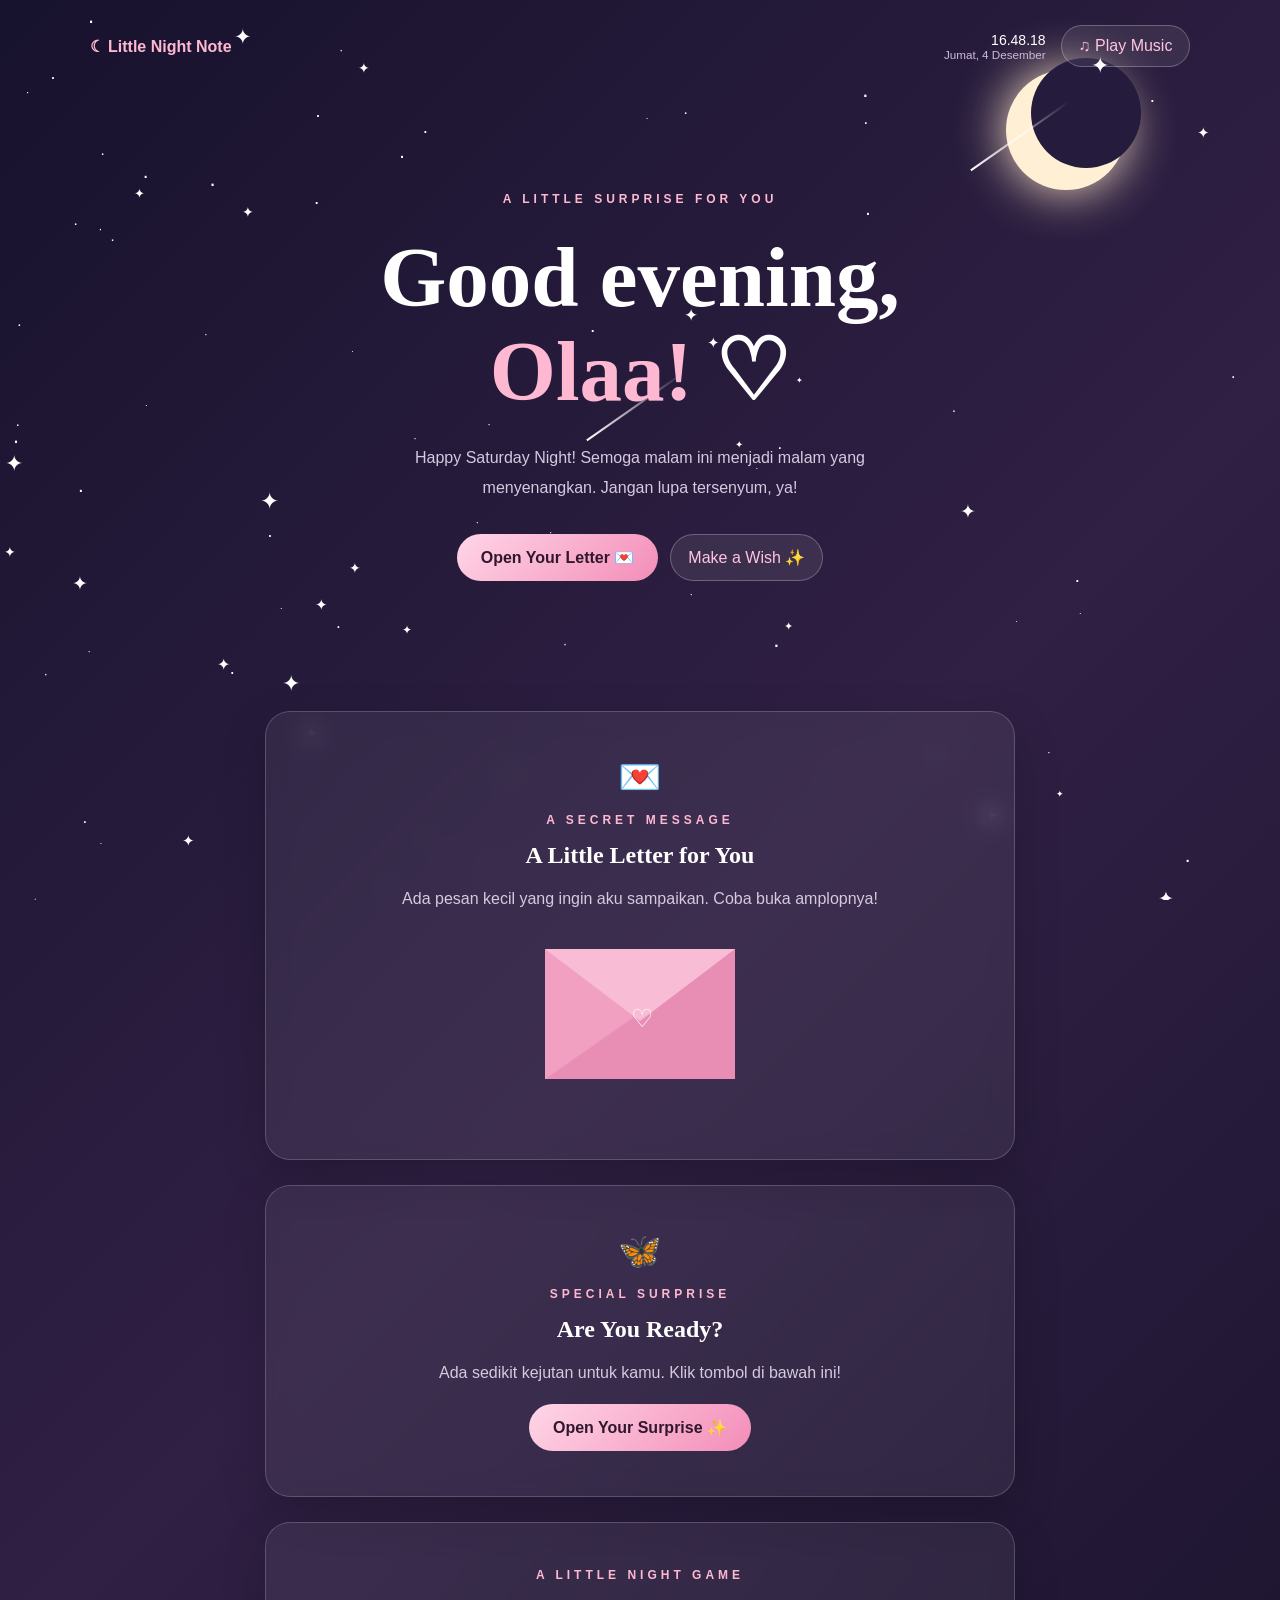
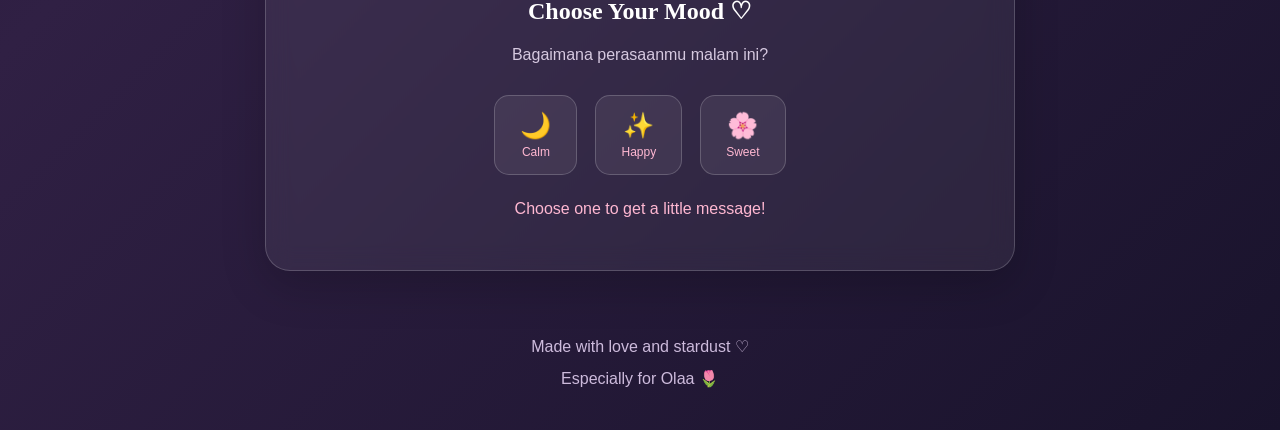
<file: website fajri/ucapan-malam/index.html>
<!DOCTYPE html>
<html lang="id">
<head>
    <meta charset="UTF-8">
    <meta name="viewport" content="width=device-width, initial-scale=1.0">
    <title>Good Evening, Olaa! ♡</title>
    <link rel="stylesheet" href="style.css">
</head>
<body>

    <div class="sky">
        <div class="moon"></div>
        <div id="stars"></div>
        <div id="falling"></div>
        <div class="meteor"></div>
        <div class="meteor second"></div>
    </div>

    <header>
        <div class="logo">☾ Little Night Note</div>

        <div class="header-right">
            <div class="clock">
                <span id="clock">00:00:00</span>
                <small id="date"></small>
            </div>

            <button id="musicBtn">♫ Play Music</button>
        </div>
    </header>

    <main>

        <!-- PEMBUKA -->
        <section class="hero">
            <p class="subtitle">A LITTLE SURPRISE FOR YOU</p>

            <h1>
                Good evening,<br>
                <span>Olaa!</span> ♡
            </h1>

            <p class="description">
                Happy Saturday Night!
                Semoga malam ini menjadi malam yang menyenangkan.
                Jangan lupa tersenyum, ya!
            </p>

            <div class="buttons">
                <a href="#letter" class="primary">Open Your Letter 💌</a>
                <button id="wishBtn" class="secondary">
                    Make a Wish ✨
                </button>
            </div>

            <p id="wishMessage"></p>
        </section>

        <!-- SURAT RAHASIA -->
        <section class="card" id="letter">

            <div class="icon">💌</div>

            <p class="subtitle">A SECRET MESSAGE</p>
            <h2>A Little Letter for You</h2>

            <p class="description">
                Ada pesan kecil yang ingin aku sampaikan.
                Coba buka amplopnya!
            </p>

            <button id="envelope" class="envelope">
                <div class="letter-paper">
                    <b>For Olaa ♡</b>
                    <small>Open me</small>
                </div>

                <div class="envelope-back"></div>
                <div class="envelope-flap"></div>
                <div class="envelope-front"></div>
                <div class="seal">♡</div>
            </button>

            <div id="letterMessage" class="hidden letter-message">
                <h3>Hey, Olaa! 🌷</h3>

                <p>
                    Just a little reminder,
                    jangan terlalu keras sama diri sendiri.
                    Kamu juga berhak untuk beristirahat.
                </p>

                <p>
                    Semoga malam minggumu menyenangkan.
                    Jangan lupa makan, jangan terlalu sering begadang,
                    dan selalu jaga kesehatan.
                </p>

                <p>
                    Have a wonderful night, Olaa! ♡
                </p>
            </div>

        </section>

        <!-- KEJUTAN -->
        <section class="card">

            <div class="icon">🦋</div>

            <p class="subtitle">SPECIAL SURPRISE</p>

            <h2>Are You Ready?</h2>

            <p class="description">
                Ada sedikit kejutan untuk kamu.
                Klik tombol di bawah ini!
            </p>

            <button id="surpriseBtn" class="primary">
                Open Your Surprise ✨
            </button>

            <div id="surpriseMessage" class="hidden surprise">
                <div class="big-heart">💗</div>

                <h2>You Are Amazing!</h2>

                <p>
                    Semoga kebahagiaan selalu menyertaimu.
                    Keep smiling, Olaa!
                    You deserve all the beautiful things.
                </p>
            </div>

        </section>

        <!-- MINI GAME -->
        <section class="card">

            <p class="subtitle">A LITTLE NIGHT GAME</p>

            <h2>Choose Your Mood ♡</h2>

            <p class="description">
                Bagaimana perasaanmu malam ini?
            </p>

            <div class="mood-buttons">
                <button data-mood="calm">🌙<small>Calm</small></button>
                <button data-mood="happy">✨<small>Happy</small></button>
                <button data-mood="sweet">🌸<small>Sweet</small></button>
            </div>

            <p id="moodMessage">
                Choose one to get a little message!
            </p>

        </section>

    </main>

    <footer>
        Made with love and stardust ♡<br>
        Especially for Olaa 🌷
    </footer>

    <audio id="music" src="music.mp3" loop></audio>

    <script src="script.js"></script>
</body>
</html>
</file>
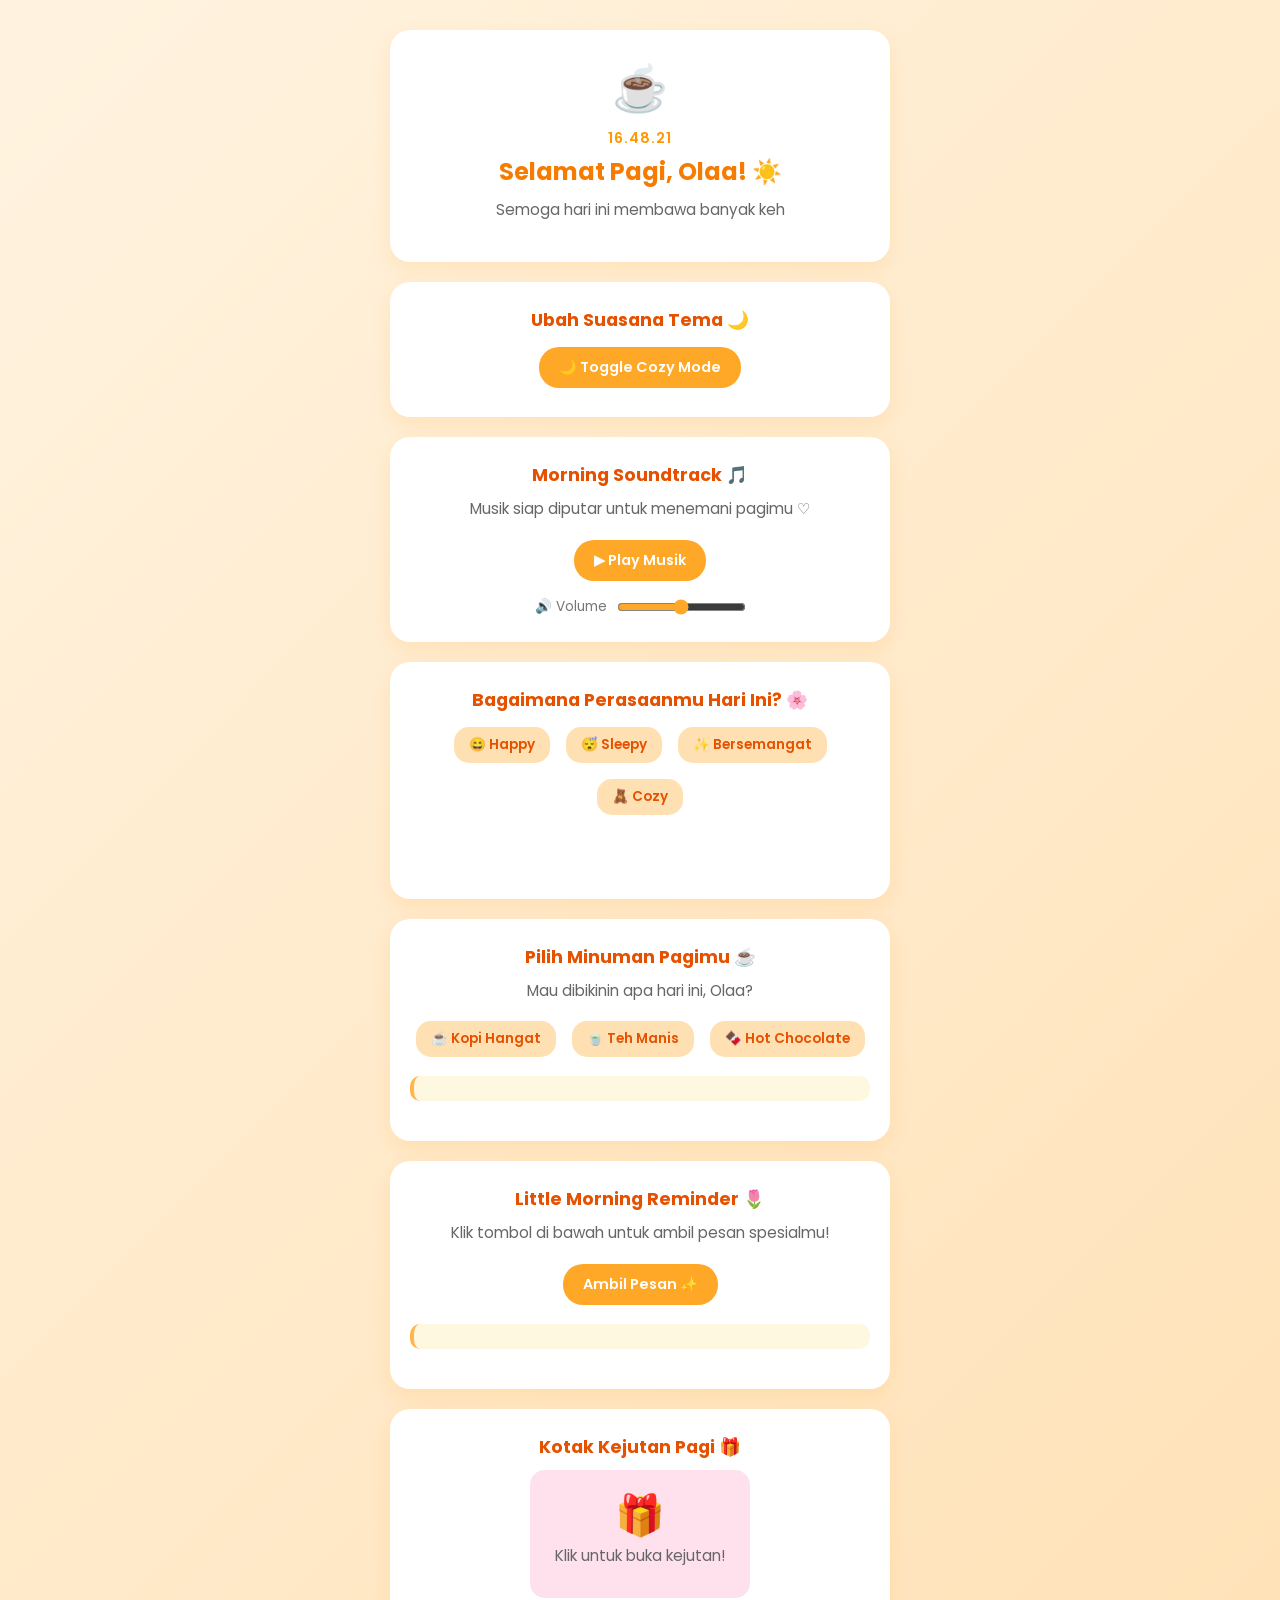
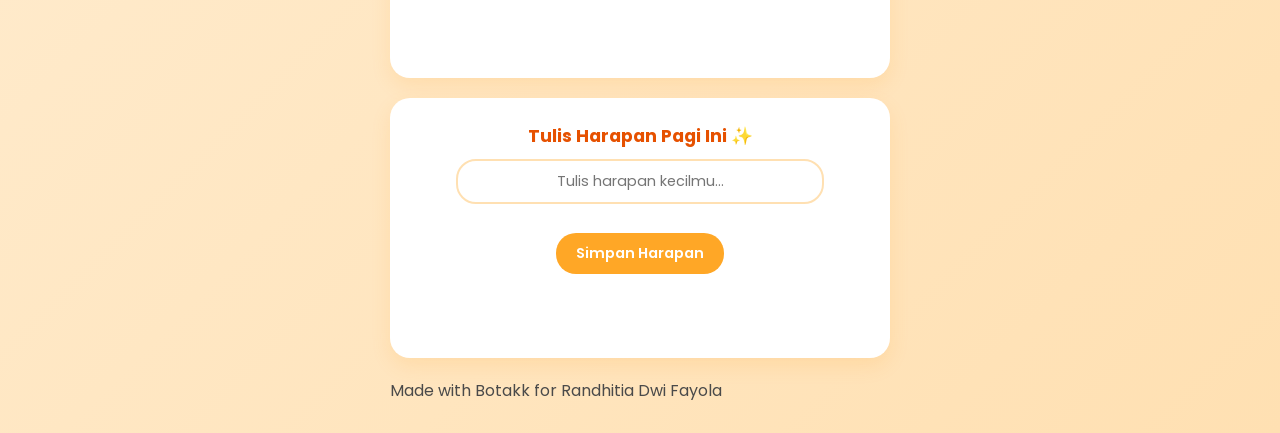
<file: website fajri/ucapan-pagi/index.html>
<!DOCTYPE html>
<html lang="id">
<head>
    <meta charset="UTF-8">
    <meta name="viewport" content="width=device-width, initial-scale=1.0">
    <title>Good Morning, Olaa! ☀️</title>
    <link rel="stylesheet" href="style.css">
    <link href="https://fonts.googleapis.com/css2?family=Poppins:wght@300;400;600&display=swap" rel="stylesheet">
</head>
<body>

    <div class="main-container">
        
        <!-- HEADER & JAM DIGITAL -->
        <header class="card">
            <div class="morning-icon">☕</div>
            <div id="liveClock" class="clock">00:00:00</div>
            <h1>Selamat Pagi, Olaa! ☀️</h1>
            <p id="typingMessage" class="message"></p>
        </header>
 <!-- TOGGLE COZY / DARK MODE -->
        <section class="card">
            <h2>Ubah Suasana Tema 🌙</h2>
            <button class="action-btn" onclick="toggleCozyMode()">🌙 Toggle Cozy Mode</button>
        </section>
        <!-- PEMUTAR MUSIK LATAR -->
        <section class="card music-card">
            <h2>Morning Soundtrack 🎵</h2>
            <p id="musicStatus">Musik siap diputar untuk menemani pagimu ♡</p>
            <div class="music-controls">
                <button id="musicBtn" class="action-btn" type="button">▶ Play Musik</button>
            </div>
            <div class="volume-control">
                <label for="musicVolume">🔊 Volume</label>
                <input type="range" id="musicVolume" min="0" max="1" step="0.01" value="0.5">
            </div>
            <audio id="bgMusic" loop preload="metadata">
                <source src="music.mp3" type="audio/mpeg">
            </audio>
        </section>

        <!-- MOOD TRACKER -->
        <section class="card">
            <h2>Bagaimana Perasaanmu Hari Ini? 🌸</h2>
            <div class="mood-buttons">
                <button onclick="selectMood('happy')">😄 Happy</button>
                <button onclick="selectMood('sleepy')">😴 Sleepy</button>
                <button onclick="selectMood('excited')">✨ Bersemangat</button>
                <button onclick="selectMood('cozy')">🧸 Cozy</button>
            </div>
            <p id="moodResponse" class="result-text"></p>
        </section>

        <!-- RACIK MINUMAN VIRTUAL -->
        <section class="card">
            <h2>Pilih Minuman Pagimu ☕</h2>
            <p>Mau dibikinin apa hari ini, Olaa?</p>
            <div class="mood-buttons">
                <button onclick="makeCoffee('kopi')">☕ Kopi Hangat</button>
                <button onclick="makeCoffee('teh')">🍵 Teh Manis</button>
                <button onclick="makeCoffee('coklat')">🍫 Hot Chocolate</button>
            </div>
            <p id="coffeeResult" class="result-text highlight"></p>
        </section>

        <!-- KARTU SEMANGAT / COMPLIMENT GENERATOR -->
        <section class="card">
            <h2>Little Morning Reminder 🌷</h2>
            <p>Klik tombol di bawah untuk ambil pesan spesialmu!</p>
            <button class="action-btn" onclick="randomCompliment()">Ambil Pesan ✨</button>
            <p id="complimentResult" class="result-text highlight"></p>
        </section>

        <!-- KOTAK KEJUTAN MISTERI -->
        <section class="card">
            <h2>Kotak Kejutan Pagi 🎁</h2>
            <div class="surprise-box" onclick="openSurprise()">
                <span id="surpriseIcon">🎁</span>
                <p>Klik untuk buka kejutan!</p>
            </div>
            <p id="surpriseMessage" class="result-text"></p>
        </section>

        <!-- KIRIM HARAPAN -->
        <section class="card">
            <h2>Tulis Harapan Pagi Ini ✨</h2>
            <input type="text" id="userWishInput" placeholder="Tulis harapan kecilmu..." />
            <br><br>
            <button class="action-btn" onclick="saveWish()">Simpan Harapan</button>
            <p id="wishOutput" class="result-text"></p>
        </section>
            <footer>Made with <span>Botakk</span> for Randhitia Dwi Fayola</footer>
  </main>

    </div>

    <script src="script.js"></script>
</body>
</html>
</file>
<file: website fajri/ucapan-malam/style.css>
* {
    margin: 0;
    padding: 0;
    box-sizing: border-box;
}

body {
    font-family: 'Segoe UI', sans-serif;
    background: linear-gradient(
        135deg,
        #17122d,
        #302044,
        #19132c
    );
    color: white;
    min-height: 100vh;
    overflow-x: hidden;
}

/* LANGIT MALAM */

.sky {
    position: fixed;
    inset: 0;
    overflow: hidden;
    pointer-events: none;
    z-index: -1;
}

.moon {
    position: absolute;
    top: 70px;
    right: 12%;
    width: 120px;
    height: 120px;
    border-radius: 50%;
    background: #fff0d5;
    box-shadow: 0 0 50px #ffe7c9;
}

.moon::after {
    content: "";
    position: absolute;
    top: -12px;
    left: 25px;
    width: 110px;
    height: 110px;
    border-radius: 50%;
    background: #251b3c;
}

.star {
    position: absolute;
    color: white;
    animation: twinkle 2s infinite alternate;
}

@keyframes twinkle {
    from { opacity: .2; }
    to { opacity: 1; }
}

/* HUJAN METEOR */

.meteor {
    position: absolute;
    top: 15%;
    left: 75%;
    width: 120px;
    height: 2px;
    background: linear-gradient(
        90deg,
        white,
        transparent
    );
    transform: rotate(-35deg);
    animation: shooting 7s infinite;
}

.meteor.second {
    top: 45%;
    left: 45%;
    animation-delay: 3s;
}

@keyframes shooting {
    0%, 75% {
        opacity: 0;
        transform: translate(0, 0) rotate(-35deg);
    }
    80% { opacity: 1; }
    100% {
        opacity: 0;
        transform: translate(-300px, 200px) rotate(-35deg);
    }
}

/* HEADER */

header {
    display: flex;
    justify-content: space-between;
    align-items: center;
    padding: 25px 7%;
    gap: 15px;
}

.logo {
    color: #ffb8d2;
    font-weight: bold;
}

.header-right {
    display: flex;
    align-items: center;
    gap: 15px;
}

.clock {
    text-align: right;
    display: flex;
    flex-direction: column;
    font-size: 14px;
}

.clock small {
    color: #cdbbdc;
}

button {
    cursor: pointer;
    font: inherit;
}

#musicBtn, .secondary {
    background: #ffffff15;
    border: 1px solid #ffffff40;
    color: #ffc5df;
    padding: 11px 17px;
    border-radius: 30px;
}

/* HERO */

.hero {
    text-align: center;
    padding: 100px 20px 85px;
}

.subtitle {
    color: #ffb8d2;
    letter-spacing: 4px;
    font-size: 12px;
    font-weight: bold;
}

h1 {
    font-family: Georgia, serif;
    font-size: clamp(48px, 9vw, 85px);
    margin: 25px 0;
    line-height: 1.1;
}

h1 span {
    color: #ffb8d2;
}

.description {
    color: #d6c9e0;
    line-height: 1.9;
    max-width: 550px;
    margin: 15px auto;
}

.buttons {
    margin-top: 30px;
    display: flex;
    justify-content: center;
    gap: 12px;
    flex-wrap: wrap;
}

.primary {
    display: inline-block;
    background: linear-gradient(135deg, #ffd6e7, #f38db8);
    color: #31172d;
    padding: 14px 24px;
    border: none;
    border-radius: 30px;
    font-weight: bold;
    text-decoration: none;
    transition: .3s;
}

.primary:hover, .secondary:hover {
    transform: translateY(-4px);
}

#wishMessage {
    color: #ffb8d2;
    margin-top: 20px;
}

/* CARD */

.card {
    width: min(750px, 90%);
    margin: 25px auto;
    padding: 45px 25px;
    text-align: center;
    background: #ffffff10;
    border: 1px solid #ffffff30;
    border-radius: 25px;
    backdrop-filter: blur(12px);
    box-shadow: 0 15px 45px #00000030;
}

.card h2 {
    margin: 15px 0;
    font-family: Georgia, serif;
}

.icon {
    font-size: 35px;
    margin-bottom: 15px;
}

/* ENVELOPE */

.envelope {
    position: relative;
    width: 190px;
    height: 130px;
    margin: 35px auto;
    display: block;
    border: none;
    background: transparent;
}

.envelope-back {
    position: absolute;
    inset: 0;
    background: #e99abd;
    border-radius: 8px;
}

.letter-paper {
    position: absolute;
    z-index: 1;
    top: 7px;
    left: 15px;
    right: 15px;
    height: 105px;
    background: #fff8fc;
    color: #87536d;
    border-radius: 5px;
    display: flex;
    flex-direction: column;
    justify-content: center;
    gap: 8px;
    transition: .7s;
}

.letter-paper small {
    font-size: 11px;
}

.envelope-front {
    position: absolute;
    z-index: 2;
    inset: 0;
    background:
        linear-gradient(145deg, transparent 49%, #e88eb4 50%),
        linear-gradient(215deg, transparent 49%, #f1a0c1 50%);
}

.envelope-flap {
    position: absolute;
    z-index: 3;
    top: 0;
    left: 0;
    width: 0;
    height: 0;
    border-left: 95px solid transparent;
    border-right: 95px solid transparent;
    border-top: 72px solid #f8bdd5;
    transform-origin: top;
    transition: .6s;
}

.seal {
    position: absolute;
    z-index: 4;
    top: 55px;
    left: 45%;
    color: white;
    font-size: 25px;
}

.envelope.open .envelope-flap {
    transform: rotateX(180deg);
}

.envelope.open .letter-paper {
    transform: translateY(-65px);
}

.letter-message, .surprise {
    padding: 25px;
    margin-top: 20px;
    border-radius: 18px;
    background: #ffffff15;
    animation: appear .6s;
}

.letter-message h3 {
    color: #ffb8d2;
    margin-bottom: 15px;
}

.letter-message p, .surprise p {
    color: #e4d6e8;
    line-height: 1.9;
    margin: 10px 0;
}

.hidden {
    display: none;
}

/* SURPRISE */

.big-heart {
    font-size: 65px;
    animation: heartbeat 1s infinite;
}

@keyframes heartbeat {
    50% { transform: scale(1.2); }
}

/* MINI GAME */

.mood-buttons {
    display: flex;
    justify-content: center;
    gap: 18px;
    margin: 25px;
}

.mood-buttons button {
    background: #ffffff12;
    border: 1px solid #ffffff30;
    color: #ffb8d2;
    border-radius: 15px;
    padding: 15px 25px;
    font-size: 25px;
    transition: .3s;
}

.mood-buttons button:hover {
    transform: translateY(-5px);
}

.mood-buttons small {
    display: block;
    font-size: 12px;
    margin-top: 5px;
}

#moodMessage {
    color: #ffb8d2;
    min-height: 25px;
}

/* ANIMASI TERBANG */

.float {
    position: absolute;
    bottom: -40px;
    animation: floatUp linear forwards;
}

@keyframes floatUp {
    to {
        transform: translateY(-110vh) rotate(360deg);
        opacity: 0;
    }
}

footer {
    text-align: center;
    color: #cdbbdc;
    padding: 35px;
    line-height: 2;
}

@keyframes appear {
    from { opacity: 0; transform: translateY(15px); }
    to { opacity: 1; transform: translateY(0); }
}

/* RESPONSIVE */

@media (max-width: 600px) {
    header {
        padding: 20px 5%;
    }

    .logo {
        font-size: 13px;
    }

    .hero {
        padding: 75px 15px;
    }

    .card {
        padding: 35px 18px;
    }

    .moon {
        width: 85px;
        height: 85px;
    }

    .moon::after {
        width: 80px;
        height: 80px;
    }

    #musicBtn {
        padding: 9px 10px;
        font-size: 11px;
    }
}

@media (prefers-reduced-motion: reduce) {
    *, *::before, *::after {
        animation-duration: .01ms !important;
        animation-iteration-count: 1 !important;
    }
}
</file>
<file: website fajri/ucapan-pagi/style.css>
* {
    box-sizing: border-box;
    margin: 0;
    padding: 0;
    font-family: 'Poppins', sans-serif;
}

body {
    background: linear-gradient(135deg, #fff3e0, #ffe0b2);
    color: #4a4a4a;
    display: flex;
    justify-content: center;
    padding: 30px 15px;
    min-height: 100vh;
    transition: background 0.4s ease;
}

.main-container {
    width: 100%;
    max-width: 500px;
    display: flex;
    flex-direction: column;
    gap: 20px;
}

.card {
    background: white;
    padding: 25px 20px;
    border-radius: 20px;
    box-shadow: 0 8px 20px rgba(255, 152, 0, 0.12);
    text-align: center;
    transition: transform 0.3s ease, background 0.4s ease, color 0.4s ease;
}

.card:hover {
    transform: translateY(-3px);
}

.morning-icon {
    font-size: 45px;
    margin-bottom: 5px;
    animation: bounce 2s infinite;
}

@keyframes bounce {
    0%, 100% { transform: translateY(0); }
    50% { transform: translateY(-6px); }
}

.clock {
    font-size: 0.9rem;
    color: #ff9800;
    font-weight: 600;
    margin-bottom: 5px;
    letter-spacing: 1px;
}

h1 {
    color: #f57c00;
    font-size: 1.5rem;
    margin-bottom: 10px;
}

h2 {
    color: #e65100;
    font-size: 1.1rem;
    margin-bottom: 10px;
}

p {
    font-size: 0.95rem;
    color: #666;
    line-height: 1.5;
    margin-bottom: 15px;
}

button {
    background-color: #ffe0b2;
    color: #e65100;
    border: none;
    padding: 8px 15px;
    border-radius: 15px;
    cursor: pointer;
    font-size: 0.85rem;
    font-weight: 600;
    margin: 4px;
    transition: 0.3s;
}

button:hover {
    background-color: #ffb74d;
    color: white;
    transform: scale(1.05);
}

.action-btn {
    background-color: #ffa726;
    color: white;
    padding: 10px 20px;
    border-radius: 20px;
    font-size: 0.9rem;
}

.action-btn:hover {
    background-color: #fb8c00;
}

.mood-buttons {
    display: flex;
    justify-content: center;
    flex-wrap: wrap;
    gap: 8px;
}

.result-text {
    margin-top: 15px;
    font-weight: 500;
    color: #d84315;
    min-height: 25px;
}

.highlight {
    background: #fff8e1;
    padding: 10px;
    border-radius: 10px;
    border-left: 4px solid #ffb74d;
}

input[type="text"] {
    width: 80%;
    padding: 10px 15px;
    border: 2px solid #ffe0b2;
    border-radius: 20px;
    outline: none;
    font-size: 0.9rem;
    text-align: center;
    transition: 0.3s;
}

input[type="text"]:focus {
    border-color: #ffa726;
}

.surprise-box {
    display: inline-block;
    background: #ffe0ed;
    padding: 15px 25px;
    border-radius: 15px;
    cursor: pointer;
    transition: 0.3s;
}

.surprise-box:hover {
    transform: scale(1.08) rotate(-2deg);
}

.surprise-box span {
    font-size: 40px;
}

.volume-control {
    margin-top: 12px;
    display: flex;
    align-items: center;
    justify-content: center;
    gap: 10px;
    font-size: 0.85rem;
    color: #777;
}

.volume-control input[type="range"] {
    accent-color: #ffa726;
    cursor: pointer;
}

/* COZY / DARK MODE */
body.cozy-mode {
    background: linear-gradient(135deg, #1e1b2e, #2d2640);
    color: #e0d9f6;
}

body.cozy-mode .card {
    background: #2a2438;
    color: #e0d9f6;
    box-shadow: 0 8px 20px rgba(0, 0, 0, 0.3);
}

body.cozy-mode h1, body.cozy-mode h2 {
    color: #ffb74d;
}

body.cozy-mode p, body.cozy-mode .result-text {
    color: #bfaed6;
}

body.cozy-mode .highlight {
    background: #362e4a;
    border-left-color: #ffb74d;
}

body.cozy-mode input[type="text"] {
    background: #1e1b2e;
    color: white;
    border-color: #4a3b6c;
}
</file>
